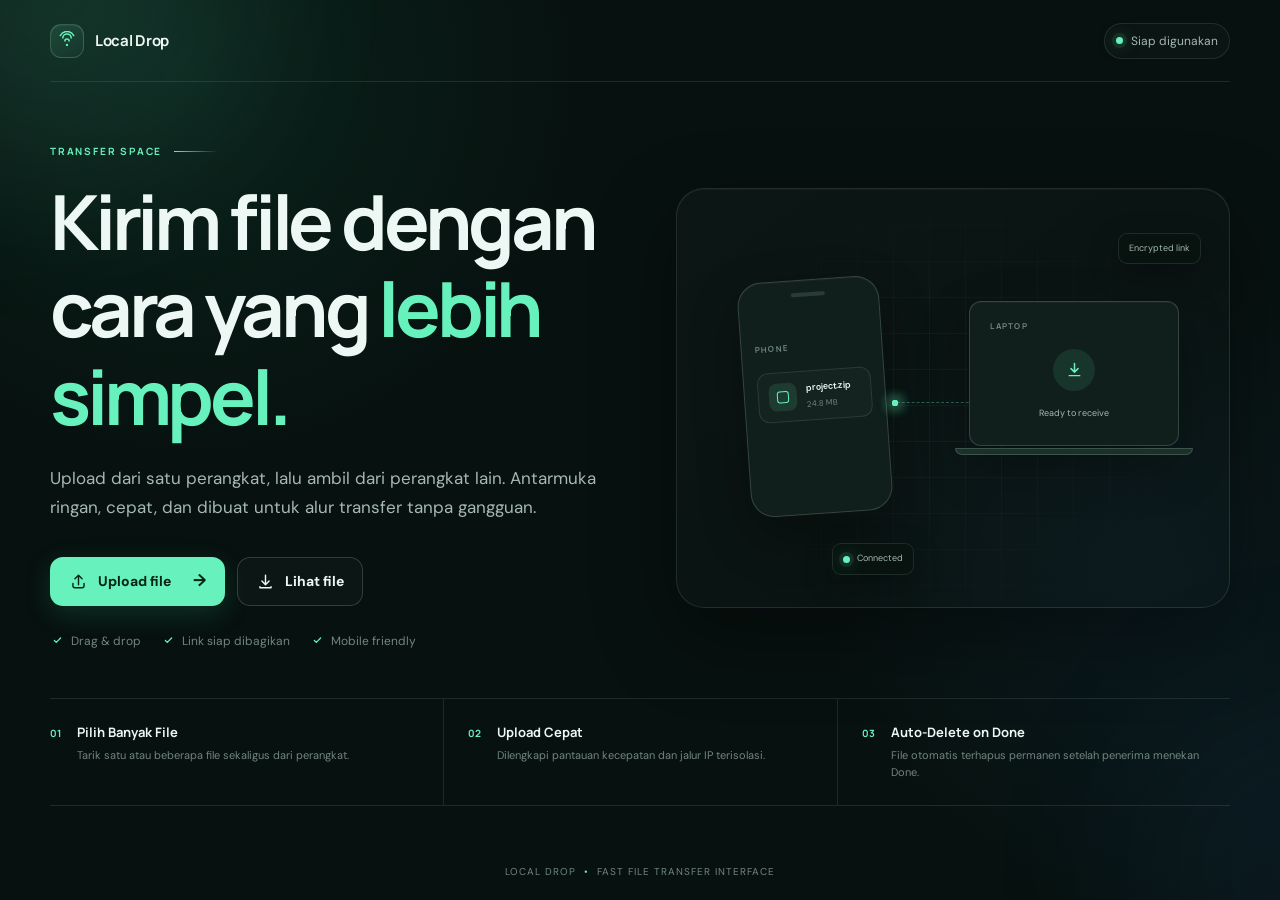
<file: index.html>
<!DOCTYPE html>
<html lang="id">
<head>
  <meta charset="UTF-8">
  <meta name="viewport" content="width=device-width, initial-scale=1.0">
  <meta name="theme-color" content="#07110f">
  <title>Local Drop — Transfer File Cepat</title>
  <link rel="stylesheet" href="style.css">
</head>
<body>
  <div class="ambient ambient-one"></div>
  <div class="ambient ambient-two"></div>

  <main class="app-shell home-shell">
    <nav class="topbar" aria-label="Navigasi utama">
      <a class="brand" href="index.html" aria-label="Local Drop beranda">
        <span class="brand-mark" aria-hidden="true">
          <svg viewBox="0 0 24 24" fill="none"><path d="M7 8.5A5 5 0 0 1 17 8.5M4 5.5a9 9 0 0 1 16 0M9.5 12a2.5 2.5 0 0 1 5 0" stroke="currentColor" stroke-width="1.8" stroke-linecap="round"/><circle cx="12" cy="16.8" r="1.4" fill="currentColor"/></svg>
        </span>
        <span>Local Drop</span>
      </a>
      <div class="status-pill"><span class="status-dot"></span> Siap digunakan</div>
    </nav>

    <section class="hero-panel">
      <div class="hero-copy">
        <div class="eyebrow"><span>TRANSFER SPACE</span><span class="eyebrow-line"></span></div>
        <h1>Kirim file dengan cara yang <span>lebih simpel.</span></h1>
        <p class="hero-description">Upload dari satu perangkat, lalu ambil dari perangkat lain. Antarmuka ringan, cepat, dan dibuat untuk alur transfer tanpa gangguan.</p>

        <div class="hero-actions">
          <a href="upload.html" class="btn btn-primary">
            <svg viewBox="0 0 24 24" fill="none"><path d="M12 16V4m0 0L7.5 8.5M12 4l4.5 4.5M5 14.5v3A2.5 2.5 0 0 0 7.5 20h9a2.5 2.5 0 0 0 2.5-2.5v-3" stroke="currentColor" stroke-width="1.8" stroke-linecap="round" stroke-linejoin="round"/></svg>
            Upload file
            <span class="btn-arrow">→</span>
          </a>
          <a href="download.html" class="btn btn-secondary">
            <svg viewBox="0 0 24 24" fill="none"><path d="M12 4v12m0 0 4.5-4.5M12 16l-4.5-4.5M5 18.5V20h14v-1.5" stroke="currentColor" stroke-width="1.8" stroke-linecap="round" stroke-linejoin="round"/></svg>
            Lihat file
          </a>
        </div>

        <div class="trust-row" aria-label="Keunggulan">
          <span><svg viewBox="0 0 24 24"><path d="m7 12 3 3 7-7"/></svg> Drag & drop</span>
          <span><svg viewBox="0 0 24 24"><path d="m7 12 3 3 7-7"/></svg> Link siap dibagikan</span>
          <span><svg viewBox="0 0 24 24"><path d="m7 12 3 3 7-7"/></svg> Mobile friendly</span>
        </div>
      </div>

      <div class="transfer-visual" aria-hidden="true">
        <div class="visual-grid"></div>
        <div class="device-card device-phone">
          <div class="device-top"><span></span></div>
          <div class="device-content">
            <span class="mini-label">PHONE</span>
            <div class="mini-file"><span class="mini-icon"></span><span><b>project.zip</b><small>24.8 MB</small></span></div>
          </div>
        </div>
        <div class="transfer-path"><span class="packet packet-1"></span><span class="packet packet-2"></span><span class="packet packet-3"></span></div>
        <div class="device-card device-laptop">
          <div class="laptop-screen">
            <span class="mini-label">LAPTOP</span>
            <div class="receive-icon"><svg viewBox="0 0 24 24" fill="none"><path d="M12 5v10m0 0 4-4m-4 4-4-4M6 19h12" stroke="currentColor" stroke-width="1.7" stroke-linecap="round" stroke-linejoin="round"/></svg></div>
            <small>Ready to receive</small>
          </div>
          <div class="laptop-base"></div>
        </div>
        <div class="floating-chip chip-one">Encrypted link</div>
        <div class="floating-chip chip-two"><span class="status-dot"></span> Connected</div>
      </div>
    </section>

    <section class="feature-strip">
      <article><span class="feature-num">01</span><div><h3>Pilih Banyak File</h3><p>Tarik satu atau beberapa file sekaligus dari perangkat.</p></div></article>
      <article><span class="feature-num">02</span><div><h3>Upload Cepat</h3><p>Dilengkapi pantauan kecepatan dan jalur IP terisolasi.</p></div></article>
      <article><span class="feature-num">03</span><div><h3>Auto-Delete on Done</h3><p>File otomatis terhapus permanen setelah penerima menekan Done.</p></div></article>
    </section>
  </main>

  <footer class="site-footer">Local Drop <span>•</span> fast file transfer interface</footer>
</body>
</html>
</file>
<file: style.css>
@import url('https://fonts.googleapis.com/css2?family=DM+Sans:wght@400;500;600;700&family=Manrope:wght@500;600;700;800&display=swap');

:root {
  --bg: #07110f;
  --bg-soft: #0b1714;
  --panel: rgba(15, 29, 25, .82);
  --panel-solid: #0f1d19;
  --surface: #13231f;
  --surface-2: #172a25;
  --line: rgba(213, 240, 231, .11);
  --line-strong: rgba(213, 240, 231, .18);
  --text: #edf7f3;
  --text-soft: #a5b8b1;
  --text-faint: #71867e;
  --accent: #67f2bd;
  --accent-2: #35dca0;
  --accent-ink: #052418;
  --warn: #ffd28b;
  --danger: #ff8f86;
  --shadow: 0 28px 80px rgba(0,0,0,.35);
  --radius-xl: 28px;
  --radius-lg: 20px;
  --radius-md: 14px;
  --radius-sm: 10px;
  --display: 'Manrope', sans-serif;
  --body: 'DM Sans', sans-serif;
}

* { box-sizing: border-box; margin: 0; padding: 0; }
html { color-scheme: dark; scroll-behavior: smooth; }
body {
  min-height: 100vh;
  background:
    radial-gradient(circle at 15% 8%, rgba(51, 210, 157, .09), transparent 30%),
    radial-gradient(circle at 90% 65%, rgba(72, 154, 255, .06), transparent 26%),
    var(--bg);
  color: var(--text);
  font-family: var(--body);
  line-height: 1.5;
  overflow-x: hidden;
}
a { color: inherit; }
button, input, select { font: inherit; }
button, a { -webkit-tap-highlight-color: transparent; }
svg { display: block; }
.sr-only { position: absolute; width: 1px; height: 1px; padding: 0; margin: -1px; overflow: hidden; clip: rect(0,0,0,0); white-space: nowrap; border: 0; }

.ambient { position: fixed; width: 340px; height: 340px; border-radius: 50%; filter: blur(100px); pointer-events: none; z-index: -1; opacity: .13; }
.ambient-one { background: var(--accent); top: -180px; left: -120px; }
.ambient-two { background: #438eff; right: -200px; bottom: -140px; opacity: .08; }

.app-shell { width: min(1180px, calc(100% - 40px)); margin: 0 auto; }
.home-shell { min-height: calc(100vh - 58px); }
.page-shell { padding-bottom: 56px; }
.topbar { height: 82px; display: flex; align-items: center; justify-content: space-between; border-bottom: 1px solid var(--line); }
.brand { display: inline-flex; align-items: center; gap: 11px; font: 700 15px/1 var(--display); text-decoration: none; letter-spacing: -.02em; }
.brand-mark { width: 34px; height: 34px; display: grid; place-items: center; border: 1px solid var(--line-strong); border-radius: 11px; background: linear-gradient(145deg, rgba(103,242,189,.13), rgba(255,255,255,.02)); color: var(--accent); box-shadow: inset 0 1px rgba(255,255,255,.05); }
.brand-mark svg { width: 20px; }
.status-pill, .secure-badge { display: inline-flex; align-items: center; gap: 8px; color: var(--text-soft); font-size: 12px; border: 1px solid var(--line); border-radius: 999px; padding: 8px 11px; background: rgba(255,255,255,.02); }
.status-dot { width: 7px; height: 7px; border-radius: 50%; background: var(--accent); box-shadow: 0 0 0 4px rgba(103,242,189,.09), 0 0 16px rgba(103,242,189,.55); display: inline-block; }
.nav-link { color: var(--text-soft); text-decoration: none; font-size: 13px; display: inline-flex; gap: 8px; align-items: center; transition: .2s ease; }
.nav-link:hover { color: var(--text); transform: translateX(2px); }

.hero-panel { min-height: 610px; display: grid; grid-template-columns: 1.02fr .98fr; align-items: center; gap: 50px; padding: 64px 0 48px; }
.hero-copy { max-width: 650px; }
.eyebrow { display: flex; align-items: center; gap: 12px; color: var(--accent); font: 700 10px/1 var(--display); letter-spacing: .18em; margin-bottom: 22px; }
.eyebrow-line { width: 44px; height: 1px; background: linear-gradient(90deg, var(--accent), transparent); }
h1, h2, h3 { font-family: var(--display); }
h1 { font-size: clamp(44px, 6vw, 76px); line-height: 1.15; letter-spacing: -.055em; font-weight: 700; }
h1 span { color: var(--accent); }
.hero-description { max-width: 580px; color: var(--text-soft); font-size: 17px; line-height: 1.72; margin-top: 24px; }
.hero-actions { display: flex; gap: 12px; margin-top: 34px; }
.btn { min-height: 49px; border: 1px solid transparent; border-radius: 13px; padding: 0 18px; display: inline-flex; align-items: center; justify-content: center; gap: 10px; color: var(--text); text-decoration: none; font-weight: 700; font-size: 14px; cursor: pointer; transition: transform .2s ease, border-color .2s ease, background .2s ease, box-shadow .2s ease; }
.btn svg { width: 19px; height: 19px; }
.btn-primary { background: var(--accent); color: var(--accent-ink); box-shadow: 0 8px 28px rgba(53,220,160,.16); }
.btn-primary:hover:not(:disabled) { background: #86f8cb; transform: translateY(-2px); box-shadow: 0 12px 34px rgba(53,220,160,.22); }
.btn-secondary { background: rgba(255,255,255,.025); border-color: var(--line-strong); color: var(--text); }
.btn-secondary:hover { background: rgba(255,255,255,.05); border-color: rgba(103,242,189,.28); transform: translateY(-2px); }
.btn:disabled { opacity: .38; cursor: not-allowed; box-shadow: none; }
.btn-arrow { margin-left: 12px; font-size: 17px; }
.btn-compact { min-height: 38px; padding: 0 14px; font-size: 12px; border-radius: 10px; }
.trust-row { display: flex; flex-wrap: wrap; gap: 20px; margin-top: 26px; color: var(--text-faint); font-size: 12px; }
.trust-row span { display: inline-flex; align-items: center; gap: 6px; }
.trust-row svg { width: 15px; height: 15px; fill: none; stroke: var(--accent); stroke-width: 2; stroke-linecap: round; stroke-linejoin: round; }

.transfer-visual { position: relative; min-height: 420px; border: 1px solid var(--line); border-radius: var(--radius-xl); background: linear-gradient(145deg, rgba(255,255,255,.025), rgba(255,255,255,.008)); overflow: hidden; box-shadow: var(--shadow), inset 0 1px rgba(255,255,255,.04); }
.visual-grid { position: absolute; inset: 0; background-image: linear-gradient(var(--line) 1px, transparent 1px), linear-gradient(90deg, var(--line) 1px, transparent 1px); background-size: 36px 36px; mask-image: radial-gradient(circle, #000 20%, transparent 72%); opacity: .35; }
.device-card { position: absolute; background: #101f1b; border: 1px solid var(--line-strong); box-shadow: 0 20px 50px rgba(0,0,0,.3), inset 0 1px rgba(255,255,255,.04); }
.device-phone { width: 142px; height: 235px; border-radius: 24px; left: 12%; top: 90px; transform: rotate(-4deg); animation: float-device 5s ease-in-out infinite; }
.device-top { height: 28px; display: grid; place-items: center; }.device-top span { width: 34px; height: 4px; background: #283b35; border-radius: 99px; }
.device-content { padding: 24px 13px 0; }.mini-label { font: 700 8px/1 var(--display); letter-spacing: .16em; color: var(--text-faint); }
.mini-file { margin-top: 14px; border: 1px solid var(--line); background: rgba(255,255,255,.02); border-radius: 11px; padding: 10px; display: flex; align-items: center; gap: 9px; }
.mini-icon { width: 28px; height: 28px; border-radius: 8px; background: rgba(103,242,189,.12); position: relative; }.mini-icon::after { content:''; position:absolute; inset:8px; border:1px solid var(--accent); border-radius:3px; }
.mini-file b { display:block; font-size: 9px; font-weight:600; }.mini-file small { display:block; color:var(--text-faint); font-size:8px; margin-top:2px; }
.device-laptop { right: 9%; top: 112px; width: 210px; height: 145px; border-radius: 12px; animation: float-device 5s ease-in-out 1s infinite; }
.laptop-screen { padding: 20px; height: 100%; text-align:center; }.laptop-screen .mini-label { display:block; text-align:left; }.receive-icon { width:42px; height:42px; display:grid; place-items:center; margin:19px auto 8px; border-radius:50%; background:rgba(103,242,189,.1); color:var(--accent); }.receive-icon svg { width:21px; }.laptop-screen small { color:var(--text-soft); font-size:9px; }
.laptop-base { position:absolute; width:238px; height:7px; background:#1c302a; left:50%; bottom:-10px; transform:translateX(-50%); border-radius:0 0 12px 12px; border:1px solid var(--line-strong); }
.transfer-path { position:absolute; left:39%; right:40%; top:51%; border-top:1px dashed rgba(103,242,189,.35); }
.packet { position:absolute; width:6px; height:6px; border-radius:50%; background:var(--accent); top:-3px; box-shadow:0 0 14px var(--accent); animation: travel 2.1s ease-in-out infinite; }.packet-2 { animation-delay:.7s; }.packet-3 { animation-delay:1.4s; }
.floating-chip { position:absolute; padding:8px 10px; border:1px solid var(--line); background:rgba(9,20,17,.88); backdrop-filter:blur(12px); border-radius:9px; color:var(--text-soft); font-size:9px; box-shadow:0 10px 30px rgba(0,0,0,.25); }.chip-one { top:44px; right:28px; }.chip-two { left:28%; bottom:32px; display:flex; align-items:center; gap:7px; }
@keyframes travel { 0% { left:0; opacity:0; } 15% {opacity:1;} 85% {opacity:1;} 100% { left:100%; opacity:0; } }
@keyframes float-device { 0%,100% { transform:translateY(0) rotate(-4deg); } 50% { transform:translateY(-7px) rotate(-4deg); } }
.device-laptop { animation-name: float-laptop; } @keyframes float-laptop { 0%,100%{transform:translateY(0)}50%{transform:translateY(7px)} }

.feature-strip { border-top: 1px solid var(--line); border-bottom: 1px solid var(--line); display: grid; grid-template-columns: repeat(3,1fr); }
.feature-strip article { padding: 24px 24px 24px 0; display: flex; gap: 16px; }.feature-strip article + article { border-left:1px solid var(--line); padding-left:24px; }
.feature-num { color:var(--accent); font:700 10px/1 var(--display); padding-top:5px; }.feature-strip h3 { font-size:13px; margin-bottom:5px; }.feature-strip p { font-size:11px; color:var(--text-faint); line-height:1.55; }
.site-footer { width:min(1180px,calc(100% - 40px)); margin:0 auto; height:58px; display:flex; align-items:center; justify-content:center; gap:8px; color:var(--text-faint); font-size:10px; text-transform:uppercase; letter-spacing:.1em; }.site-footer span{color:var(--accent);}

.workspace { display:grid; grid-template-columns:.85fr 1.15fr; gap:80px; align-items:start; padding:72px 0 40px; }
.workspace-intro { padding-top:18px; max-width:440px; }.workspace-intro h1 { font-size:clamp(42px,5vw,62px); }.workspace-intro > p { color:var(--text-soft); line-height:1.75; margin-top:22px; font-size:15px; }
.nav-back { display:inline-flex; margin-bottom:44px; color:var(--text-faint); text-decoration:none; font-size:12px; transition:.2s ease; }.nav-back:hover { color:var(--text); transform:translateX(-3px); }
.info-stack { margin-top:38px; border-top:1px solid var(--line); }.info-stack > div { display:flex; gap:16px; padding:17px 0; border-bottom:1px solid var(--line); }.info-icon { color:var(--accent); font:700 9px/1 var(--display); padding-top:5px; width:22px; }.info-stack b { display:block; font-size:12px; }.info-stack small { display:block; color:var(--text-faint); font-size:11px; margin-top:3px; }
.panel { background:var(--panel); border:1px solid var(--line); border-radius:var(--radius-xl); box-shadow:var(--shadow), inset 0 1px rgba(255,255,255,.035); backdrop-filter:blur(18px); }
.upload-panel { padding:28px; }.panel-head { display:flex; align-items:flex-start; justify-content:space-between; gap:20px; margin-bottom:24px; }.panel-kicker { display:block; color:var(--accent); font:700 9px/1 var(--display); letter-spacing:.16em; margin-bottom:9px; }.panel-head h2 { font-size:22px; letter-spacing:-.03em; }.secure-badge span { width:6px;height:6px;border-radius:50%;background:var(--accent); }
.drop-zone { min-height:260px; border:1px dashed rgba(103,242,189,.28); border-radius:var(--radius-lg); display:flex; flex-direction:column; align-items:center; justify-content:center; background:linear-gradient(180deg,rgba(103,242,189,.035),rgba(103,242,189,.005)); cursor:pointer; position:relative; transition:.22s ease; outline:none; }
.drop-zone:hover,.drop-zone:focus-visible,.drop-zone.dragover { border-color:rgba(103,242,189,.7); background:rgba(103,242,189,.055); box-shadow:inset 0 0 40px rgba(103,242,189,.025); transform:translateY(-2px); }.drop-zone.dragover { transform:scale(1.008); }
.drop-illustration { width:58px;height:58px;border-radius:17px;display:grid;place-items:center;background:var(--surface-2);border:1px solid var(--line-strong);color:var(--accent);box-shadow:0 12px 28px rgba(0,0,0,.22);transition:.2s ease; }.drop-zone:hover .drop-illustration,.drop-zone.dragover .drop-illustration { transform:translateY(-4px); box-shadow:0 15px 35px rgba(53,220,160,.12); }.drop-illustration svg{width:27px;}
.drop-zone-text { font:700 15px/1 var(--display); margin-top:18px; }.drop-zone-subtext { color:var(--text-faint); font-size:12px; margin-top:7px; }.drop-zone-subtext strong{color:var(--accent);font-weight:600;}.drop-hint{position:absolute;bottom:14px;color:#566b63;font-size:9px;text-transform:uppercase;letter-spacing:.1em;}
.selected-file { margin-top:14px; min-height:64px; display:flex; align-items:center; gap:12px; padding:10px 12px; border:1px solid var(--line); border-radius:14px; background:rgba(255,255,255,.018); animation:reveal .25s ease; }.selected-file[hidden]{display:none;}.f-icon{width:40px;height:40px;border-radius:11px;background:rgba(103,242,189,.09);color:var(--accent);display:grid;place-items:center;flex:none;}.f-info{min-width:0;flex:1;}.f-name{font-weight:600;font-size:12px;white-space:nowrap;overflow:hidden;text-overflow:ellipsis;}.f-size{font-size:10px;color:var(--text-faint);margin-top:2px;}.file-ready{font:700 8px/1 var(--display);letter-spacing:.12em;color:var(--accent);}.f-remove,.icon-button,.btn-icon{border:0;cursor:pointer;color:var(--text-soft);background:transparent;display:grid;place-items:center;}.f-remove{width:32px;height:32px;border-radius:9px;}.f-remove:hover{background:rgba(255,143,134,.08);color:var(--danger);}.f-remove svg{width:17px;}
.progress-wrap{display:none;margin-top:14px;}.progress-wrap.active{display:block;}.progress-copy{display:flex;justify-content:space-between;color:var(--text-faint);font-size:9px;margin-bottom:8px;}.progress-track{height:4px;background:#1c302a;border-radius:99px;overflow:hidden;}.progress-fill{height:100%;width:35%;background:linear-gradient(90deg,var(--accent-2),var(--accent));border-radius:99px;animation:loading 1s ease-in-out infinite;}@keyframes loading{0%{transform:translateX(-110%)}100%{transform:translateX(330%)}}
.upload-action{width:100%;margin-top:18px;justify-content:space-between;padding:0 16px 0 18px}.panel-note{text-align:center;color:#52675f;font-size:9px;margin-top:12px}.upload-action.is-loading svg{animation:spin .9s linear infinite}.upload-action.is-loading svg path{d:path('M12 4a8 8 0 1 1-8 8')}

.files-header{display:flex;justify-content:space-between;align-items:end;gap:30px;padding:60px 0 34px}.files-header .nav-back{margin-bottom:30px}.files-header h1{font-size:clamp(40px,5vw,62px)}.files-header p{color:var(--text-soft);font-size:14px;margin-top:14px}.storage-stat{width:160px;border-left:1px solid var(--line);padding-left:20px;margin-bottom:7px}.stat-label{display:block;color:var(--text-faint);font:700 8px/1 var(--display);letter-spacing:.16em;margin-bottom:10px}.storage-stat strong{display:flex;align-items:center;gap:8px;font-size:12px}.storage-stat small{display:block;color:var(--text-faint);font-size:10px;margin-top:7px}.files-panel{padding:20px}.file-toolbar{display:flex;align-items:center;justify-content:space-between;gap:12px;padding-bottom:18px;border-bottom:1px solid var(--line)}.search-box{height:42px;flex:1;max-width:480px;border:1px solid var(--line);background:rgba(255,255,255,.018);border-radius:11px;display:flex;align-items:center;gap:10px;padding:0 11px;color:var(--text-faint);transition:.2s ease}.search-box:focus-within{border-color:rgba(103,242,189,.35);box-shadow:0 0 0 3px rgba(103,242,189,.04)}.search-box svg{width:17px;flex:none}.search-box input{border:0;outline:0;background:transparent;color:var(--text);width:100%;font-size:11px}.search-box input::placeholder{color:#61736d}.search-box kbd{font:600 8px/1 var(--body);color:#71847d;border:1px solid var(--line);padding:4px 5px;border-radius:5px}.toolbar-actions{display:flex;gap:8px}.select-control,.icon-button{height:42px;border:1px solid var(--line);border-radius:11px;background:rgba(255,255,255,.018);color:var(--text-soft);font-size:10px;outline:none}.select-control{padding:0 30px 0 11px}.icon-button{width:42px}.icon-button svg{width:17px}.icon-button:hover{color:var(--accent);border-color:rgba(103,242,189,.3)}.icon-button.loading svg{animation:spin .8s linear infinite}@keyframes spin{to{transform:rotate(360deg)}}
.list-heading{display:grid;grid-template-columns:1fr 92px;padding:15px 13px 8px;color:#53675f;font:700 8px/1 var(--display);letter-spacing:.13em}.list-heading span:last-child{text-align:right}.file-list{display:flex;flex-direction:column;gap:7px;min-height:170px}.file-card{min-height:70px;display:flex;align-items:center;gap:13px;padding:10px 12px;border:1px solid transparent;border-radius:13px;background:rgba(255,255,255,.012);opacity:0;transform:translateY(5px);animation:reveal .28s ease forwards;transition:.18s ease}.file-card:hover{background:rgba(255,255,255,.028);border-color:var(--line)}@keyframes reveal{to{opacity:1;transform:translateY(0)}}.file-icon{width:42px;height:42px;border:1px solid var(--line);border-radius:11px;background:var(--surface);color:var(--accent);display:grid;place-items:center;flex:none}.file-icon svg{width:18px}.file-info{flex:1;min-width:0}.file-name{font-size:12px;font-weight:600;white-space:nowrap;overflow:hidden;text-overflow:ellipsis}.file-meta{display:flex;align-items:center;gap:9px;color:var(--text-faint);font-size:9px;margin-top:5px}.file-meta span+span::before{content:'•';margin-right:9px;color:#3f554d}.badge{font-weight:700!important}.badge-temp{color:var(--warn)}.badge-perm{color:var(--accent)}.file-actions{display:flex;gap:6px;flex:none}.btn-icon{width:36px;height:36px;border:1px solid var(--line);border-radius:9px;text-decoration:none}.btn-icon svg{width:16px}.btn-icon:hover{color:var(--accent);background:rgba(103,242,189,.05);border-color:rgba(103,242,189,.25);transform:translateY(-1px)}
.state-block{min-height:190px;display:flex;flex-direction:column;align-items:center;justify-content:center;color:var(--text-faint);text-align:center;gap:13px}.state-block p{font-size:11px;max-width:320px}.state-block .btn{min-height:38px;font-size:11px;margin-top:4px}.state-error{color:var(--danger)}.loader{width:22px;height:22px;border-radius:50%;border:2px solid var(--line-strong);border-top-color:var(--accent);animation:spin .8s linear infinite}.empty-icon{width:44px;height:44px;border-radius:14px;display:grid;place-items:center;background:var(--surface);border:1px solid var(--line);color:var(--text-faint)}.empty-icon svg{width:20px}
#toast{position:fixed;left:50%;bottom:28px;z-index:50;transform:translate(-50%,18px);display:flex;align-items:center;gap:9px;min-width:230px;max-width:calc(100vw - 32px);padding:12px 14px;border:1px solid var(--line-strong);border-radius:12px;background:rgba(18,34,29,.96);backdrop-filter:blur(14px);box-shadow:0 18px 50px rgba(0,0,0,.42);color:var(--text);font-size:11px;opacity:0;visibility:hidden;transition:.25s ease}#toast.show{opacity:1;visibility:visible;transform:translate(-50%,0)}#toast svg{width:17px;flex:none}

@media (max-width: 900px){
  .hero-panel{grid-template-columns:1fr;padding-top:52px}.hero-copy{max-width:720px}.transfer-visual{min-height:390px}.feature-strip{margin-top:16px}.workspace{grid-template-columns:1fr;gap:36px;padding-top:48px}.workspace-intro{max-width:680px}.info-stack{display:grid;grid-template-columns:repeat(3,1fr);gap:16px;border:0}.info-stack>div{display:block;border:1px solid var(--line);border-radius:14px;padding:14px}.info-icon{display:block;margin-bottom:12px}.nav-back{margin-bottom:30px}.upload-panel{max-width:720px;width:100%}.files-header{padding-top:48px}
}
@media (max-width: 640px){
  .app-shell,.site-footer{width:min(100% - 28px,1180px)}.topbar{height:70px}.status-pill{font-size:10px;padding:7px 9px}.hero-panel{padding:42px 0 30px;gap:34px}.hero-actions{flex-direction:column}.btn{width:100%}.trust-row{gap:12px 16px}.transfer-visual{min-height:330px}.device-phone{width:110px;height:190px;left:7%;top:72px}.device-laptop{width:165px;height:118px;right:6%;top:100px}.laptop-base{width:184px}.transfer-path{left:37%;right:42%}.floating-chip{display:none}.feature-strip{grid-template-columns:1fr}.feature-strip article,.feature-strip article+article{padding:16px 0;border-left:0;border-top:1px solid var(--line)}.feature-strip article:first-child{border-top:0}.site-footer{justify-content:flex-start}.info-stack{grid-template-columns:1fr}.upload-panel{padding:18px;border-radius:20px}.panel-head{align-items:center}.secure-badge{font-size:9px}.drop-zone{min-height:225px}.files-header{display:block}.storage-stat{margin:28px 0 0;width:100%;border-left:0;border-top:1px solid var(--line);padding:16px 0 0}.files-panel{padding:14px}.file-toolbar{align-items:stretch;flex-direction:column}.search-box{max-width:none;width:100%}.toolbar-actions{display:grid;grid-template-columns:1fr 42px}.list-heading{display:none}.file-card{align-items:flex-start;padding:12px}.file-actions{align-self:center}.file-meta{gap:5px 8px;flex-wrap:wrap}.file-meta span+span::before{margin-right:8px}.btn-compact{width:auto}.nav-link{display:none}.progress-copy span:last-child{display:none}
}
@media (prefers-reduced-motion: reduce){*,*::before,*::after{animation-duration:.01ms!important;animation-iteration-count:1!important;scroll-behavior:auto!important;transition-duration:.01ms!important}}

/* Permanent 30-day retention policy UI */
.retention-notice {
  display: flex;
  align-items: center;
  gap: 13px;
  margin-top: 18px;
  padding: 14px 15px;
  border: 1px solid rgba(103,242,189,.14);
  border-radius: 14px;
  background: rgba(103,242,189,.035);
}
.retention-icon {
  width: 38px;
  height: 38px;
  flex: none;
  display: grid;
  place-items: center;
  border-radius: 11px;
  color: var(--accent);
  background: rgba(103,242,189,.08);
  border: 1px solid rgba(103,242,189,.12);
}
.retention-icon svg { width: 19px; }
.retention-notice .option-copy { flex: 1; min-width: 0; }
.retention-notice .option-title { font-size: 12px; font-weight: 700; }
.retention-notice .option-desc { max-width: 600px; font-size: 10px; line-height: 1.55; color: var(--text-faint); margin-top: 3px; }
.retention-badge { flex: none; color: var(--accent); font: 700 8px/1 var(--display); letter-spacing: .12em; padding: 7px 8px; border: 1px solid rgba(103,242,189,.2); border-radius: 7px; background: rgba(103,242,189,.06); }
.empty-icon { width: 44px; height: 44px; border-radius: 14px; display: grid; place-items: center; background: var(--surface); border: 1px solid var(--line); color: var(--accent); }
.empty-icon svg { width: 22px; }
@media (max-width: 640px) {
  .retention-notice { align-items: flex-start; }
  .retention-badge { display: none; }
}

/* IP Gate Styles */
.ip-gate-panel {
  max-width: 600px;
  margin: 40px auto 0;
  padding: 32px;
}
.ip-form {
  margin-top: 24px;
  display: flex;
  flex-direction: column;
  gap: 16px;
}
.ip-input-wrap {
  height: 52px;
  border: 1px solid var(--line);
  background: rgba(255,255,255,.018);
  border-radius: 13px;
  display: flex;
  align-items: center;
  gap: 12px;
  padding: 0 16px;
  color: var(--text-faint);
  transition: .2s ease;
}
.ip-input-wrap:focus-within {
  border-color: rgba(103,242,189,.4);
  box-shadow: 0 0 0 3px rgba(103,242,189,.06);
}
.ip-input-wrap svg {
  width: 20px;
  flex: none;
  color: var(--accent);
}
.ip-input-wrap input {
  border: 0;
  outline: 0;
  background: transparent;
  color: var(--text);
  width: 100%;
  font-size: 15px;
  font-family: var(--display);
  font-weight: 600;
  letter-spacing: .05em;
}
.ip-input-wrap input::placeholder {
  color: var(--text-faint);
  font-weight: 400;
  letter-spacing: normal;
}
.active-ip-badge {
  display: flex;
  align-items: center;
  gap: 8px;
  font-size: 12px;
  font-weight: 600;
  color: var(--text-soft);
  background: rgba(103,242,189,.05);
  border: 1px solid rgba(103,242,189,.15);
  padding: 6px 12px;
  border-radius: 9px;
  flex: none;
}
.active-ip-badge span {
  color: var(--accent);
  font-family: var(--display);
  letter-spacing: .05em;
}
.btn-link {
  background: transparent;
  border: 0;
  color: var(--danger);
  font-size: 11px;
  cursor: pointer;
  margin-left: 6px;
  text-decoration: underline;
}
.btn-link:hover {
  opacity: .8;
}

/* Multi-file selection styles */
.selected-files-container {
  margin-top: 14px;
  display: flex;
  flex-direction: column;
  gap: 8px;
}
.selected-files-header {
  display: flex;
  align-items: center;
  justify-content: space-between;
  padding: 0 4px;
  font-size: 11px;
  color: var(--text-soft);
}
.selected-files-count {
  font-weight: 600;
  color: var(--accent);
}
.selected-files-list {
  display: flex;
  flex-direction: column;
  gap: 8px;
  max-height: 220px;
  overflow-y: auto;
  padding-right: 4px;
}
.selected-files-list::-webkit-scrollbar {
  width: 5px;
}
.selected-files-list::-webkit-scrollbar-thumb {
  background: var(--surface-2);
  border-radius: 99px;
}
.selected-file-item {
  display: flex;
  align-items: center;
  gap: 12px;
  padding: 8px 12px;
  border: 1px solid var(--line);
  border-radius: 12px;
  background: rgba(255, 255, 255, .018);
  animation: reveal .2s ease;
}

/* Enhanced Progress Bar & Upload Speed */
.progress-wrap {
  display: none;
  margin-top: 18px;
  padding: 14px;
  border: 1px solid var(--line);
  border-radius: 14px;
  background: rgba(255, 255, 255, .02);
}
.progress-wrap.active {
  display: block;
}
.progress-header {
  display: flex;
  align-items: center;
  justify-content: space-between;
  margin-bottom: 8px;
  gap: 10px;
}
.progress-status {
  font-size: 12px;
  font-weight: 600;
  color: var(--text);
  white-space: nowrap;
  overflow: hidden;
  text-overflow: ellipsis;
  flex: 1;
}
.progress-speed {
  display: inline-flex;
  align-items: center;
  gap: 4px;
  font-size: 11px;
  font-weight: 700;
  color: var(--accent);
  background: rgba(103, 242, 189, .08);
  border: 1px solid rgba(103, 242, 189, .2);
  padding: 3px 8px;
  border-radius: 6px;
  font-family: var(--display);
  flex-shrink: 0;
}
.progress-track {
  height: 6px;
  background: #152420;
  border-radius: 99px;
  overflow: hidden;
  position: relative;
}
.progress-fill {
  height: 100%;
  width: 0%;
  background: linear-gradient(90deg, var(--accent-2), var(--accent));
  border-radius: 99px;
  transition: width 0.2s ease;
  box-shadow: 0 0 12px rgba(103, 242, 189, .4);
}
.progress-footer {
  display: flex;
  align-items: center;
  justify-content: space-between;
  margin-top: 8px;
  font-size: 10px;
  color: var(--text-faint);
}

/* Download page: Tracking & Done banner */
.download-status-banner {
  display: flex;
  align-items: center;
  gap: 10px;
  padding: 10px 14px;
  border-radius: 10px;
  background: rgba(103, 242, 189, .04);
  border: 1px solid rgba(103, 242, 189, .15);
  font-size: 12px;
  color: var(--text-soft);
  margin-top: 14px;
}
.download-status-banner strong {
  color: var(--accent);
}
.badge-downloaded {
  color: var(--accent) !important;
  background: rgba(103, 242, 189, .1);
  border: 1px solid rgba(103, 242, 189, .25);
  padding: 2px 7px;
  border-radius: 5px;
  font-size: 8px;
  font-weight: 700;
}
.file-card.is-downloaded {
  border-color: rgba(103, 242, 189, .2);
  background: rgba(103, 242, 189, .025);
}
.btn-icon.downloaded {
  color: var(--accent);
  border-color: rgba(103, 242, 189, .4);
  background: rgba(103, 242, 189, .12);
}

.done-panel {
  margin-top: 24px;
  padding: 24px;
  border-radius: var(--radius-lg);
  border: 1px solid rgba(103, 242, 189, .35);
  background: linear-gradient(135deg, rgba(103, 242, 189, .08), rgba(15, 29, 25, .85));
  box-shadow: 0 12px 40px rgba(0, 0, 0, .35), inset 0 1px rgba(103, 242, 189, .25);
  text-align: center;
  animation: reveal .4s ease;
}
.done-icon {
  width: 52px;
  height: 52px;
  border-radius: 50%;
  background: rgba(103, 242, 189, .14);
  border: 1px solid rgba(103, 242, 189, .3);
  color: var(--accent);
  display: grid;
  place-items: center;
  margin: 0 auto 14px;
}
.done-icon svg {
  width: 28px;
  height: 28px;
}
.done-panel h3 {
  font-size: 19px;
  font-weight: 700;
  margin-bottom: 6px;
  color: var(--text);
}
.done-panel p {
  color: var(--text-soft);
  font-size: 13px;
  max-width: 500px;
  margin: 0 auto 20px;
  line-height: 1.55;
}
.done-actions {
  display: flex;
  gap: 12px;
  justify-content: center;
}
.btn-done {
  background: var(--accent);
  color: var(--accent-ink);
  font-weight: 700;
  padding: 0 24px;
  box-shadow: 0 8px 24px rgba(43, 209, 172, .25);
}
.btn-done:hover:not(:disabled) {
  background: #86f8cb;
  transform: translateY(-2px);
  box-shadow: 0 12px 30px rgba(43, 209, 172, .35);
}
.btn-done:disabled {
  opacity: .5;
  cursor: wait;
}
</file>
